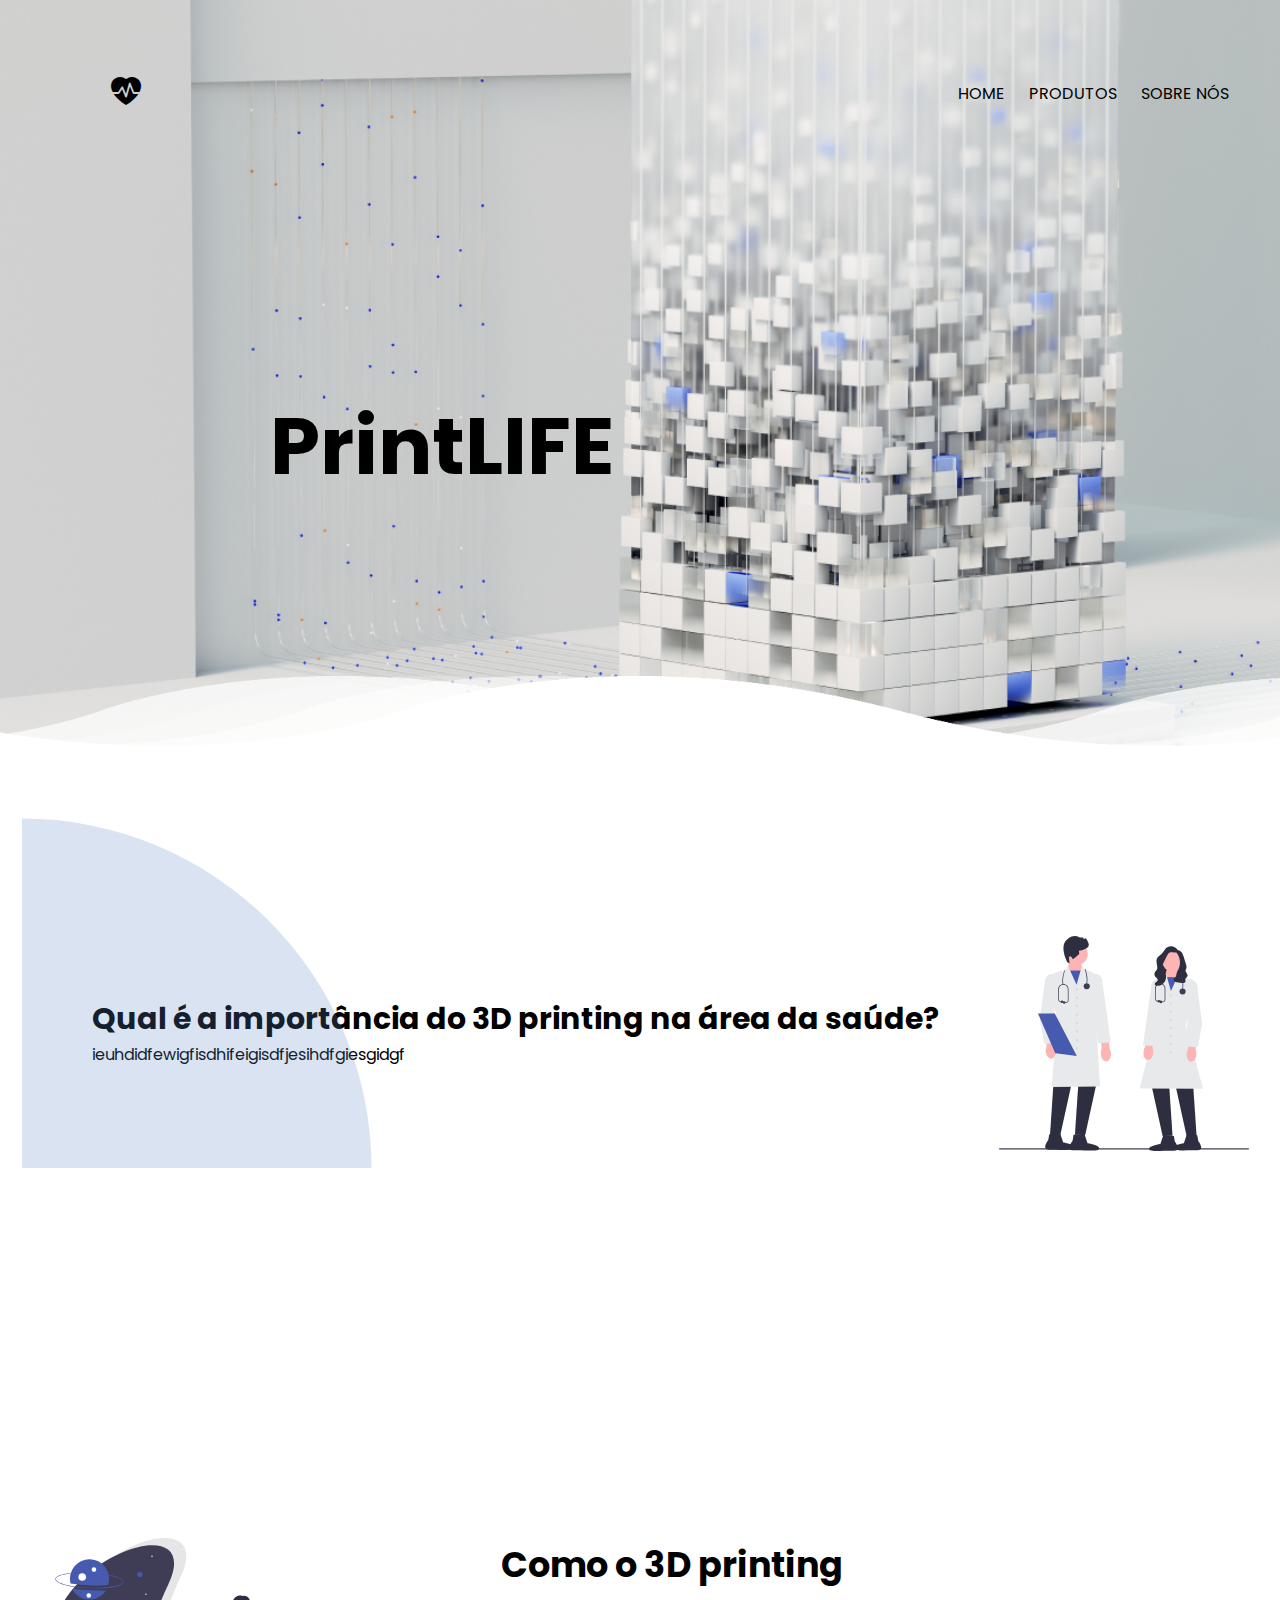
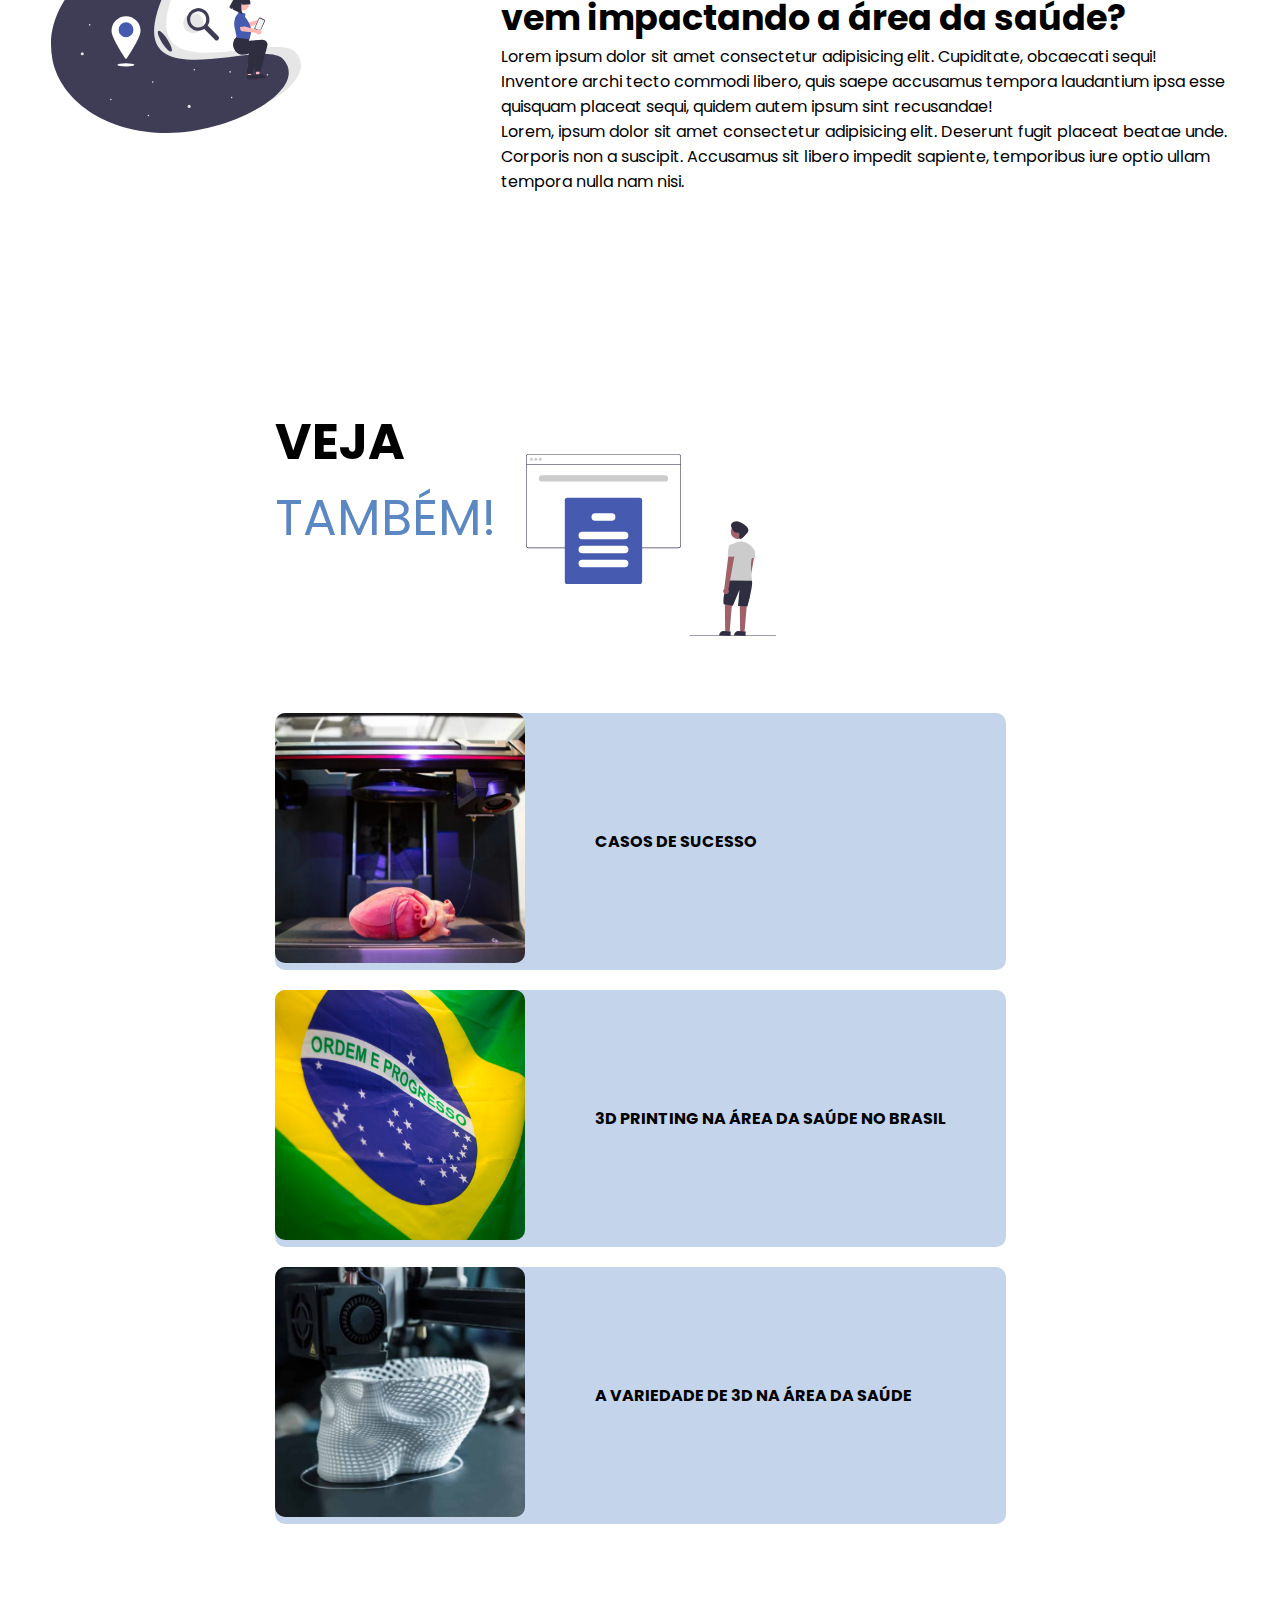
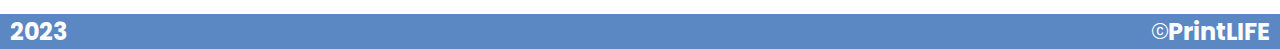
<file: index.html>
<!DOCTYPE html>
<html lang="pt-br">
<head>
    <meta charset="UTF-8">
    <meta name="viewport" content="width=device-width, initial-scale=1.0">
    <title>FutureFest</title>
    <link rel="stylesheet" href="https://cdn.jsdelivr.net/npm/bootstrap-icons@1.11.1/font/bootstrap-icons.css">
    <link rel="stylesheet" href="style.css">
</head>
<body>
    <header>
        <div class="logo">
            <div class="tittle">
                <a href="index.html"><i class="bi bi-heart-pulse-fill"></i></a>
            </div>
            <div class="list-link">
                <ul>
                    <a href="index.html "><li>HOME</li></a>
                    <a href="product.html"><li>PRODUTOS</li></a>
                    <a href="aboutUs.html"><li>SOBRE NÓS</li></a>
                    
                </ul>
            </div>
        </div>
        <div class="nameSite">
            <a><h1>PrintLIFE</h1></a>
        </div>
    </header>
    <main>
        <section class="ondas">
            <div class="onda" id="onda1"></div>
            <div class="onda" id="onda2"></div>
            <div class="onda" id="onda3"></div>
            <div class="onda" id="onda4"></div>
        </section>
            <div id="principal">
                <section>
                    <div class="circle-one"></div>
                    <div class="page-two">
                        <div class="title-page-two">
                            <h3>Qual é a importância do 3D printing na área da saúde?</h3>
                            <p>ieuhdidfewigfisdhifeigisdfjesihdfgiesgidgf</p>
                        </div>
                        <div class="content2">
                            <img src="page-two.svg" alt="Imagem Ilustrativa">
                        </div>
                    </div>
                </section>
                <div class="page-three">
                    <div class="title-page-three">
                        <div class="title3">
                            <h3>Como o 3D printing</h3>
                            <h3>vem impactando a área da saúde?</h3>
                        </div>
                        <p>Lorem ipsum dolor sit amet consectetur adipisicing elit. Cupiditate, obcaecati sequi! Inventore archi
                            tecto commodi libero, quis saepe accusamus tempora laudantium ipsa esse quisquam placeat sequi,
                             quidem autem ipsum sint recusandae!</p><p>Lorem, ipsum dolor sit amet consectetur adipisicing elit. Deserunt fugit placeat beatae unde. 
                                Corporis non a suscipit. Accusamus sit libero impedit sapiente,
                                 temporibus iure optio ullam tempora nulla nam nisi.</p>
                    </div>
                    <div class="content3">
                        <img src="page-three.svg"alt="Imagem Ilustrativa">
                    </div>
                </div>
                <section class="last">
                    <div class="circle"></div>
                    <div class="last-page">
                        <div class="content-principal">
                            <div class="last-content">
                                <div class="last-title">
                                    <h2>VEJA</h2>
                                    <span>TAMBÉM!</span>
                                </div>
                                <div class="last-image">
                                    <img src="last-page.svg"alt="Imagem Ilustrativa">
                                </div>
                            </div>
                            <div class="main">
                                <div class="main-last">
                                    <div class="curiosity-link">
                                        <div class="image-one">
                                            <a href="link-one.html"><img src="heart.webp"></a>
                                        </div>
                                        <div class="link">
                                            <a href="link-one.html"><p>CASOS DE SUCESSO</p></a>
                                        </div>
                                    </div>
                                    <div class="curiosity-link">
                                        <div class="image-two">
                                            <a href="link-two.html"><img src="brazil.jpg"></a>
                                        </div>
                                        <div class="link">
                                            <a href="link-two.html"><p>3D PRINTING NA ÁREA DA SAÚDE NO BRASIL</p></a>
                                        </div>
                                    </div>
                                    <div class="curiosity-link">
                                        <div class="image-three">
                                            <a href="link-three.htm"><img src="skull.jpg"></a>
                                        </div>
                                        <div class="link">
                                            <a href="link-three.html"><p>A VARIEDADE DE 3D NA ÁREA DA SAÚDE</p></a>
                                        </div>
                                        
                                    </div>
                                </div>
                            </div>
                        </div>
                    </div>
                </section>
            </div>
    </main>
    <footer>
        <div id="container-footer">
            <div class="footer">
                <div class="year">
                    <h2>2023</h2>
                </div>
                <div class="site">
                    <p><i class="bi bi-c-circle"></i></p>
                    <h2>PrintLIFE</h2>
                </div>
            </div>
        </div>
    </footer>    
    <script src="script.js"></script>
</body>
</html>
</file>
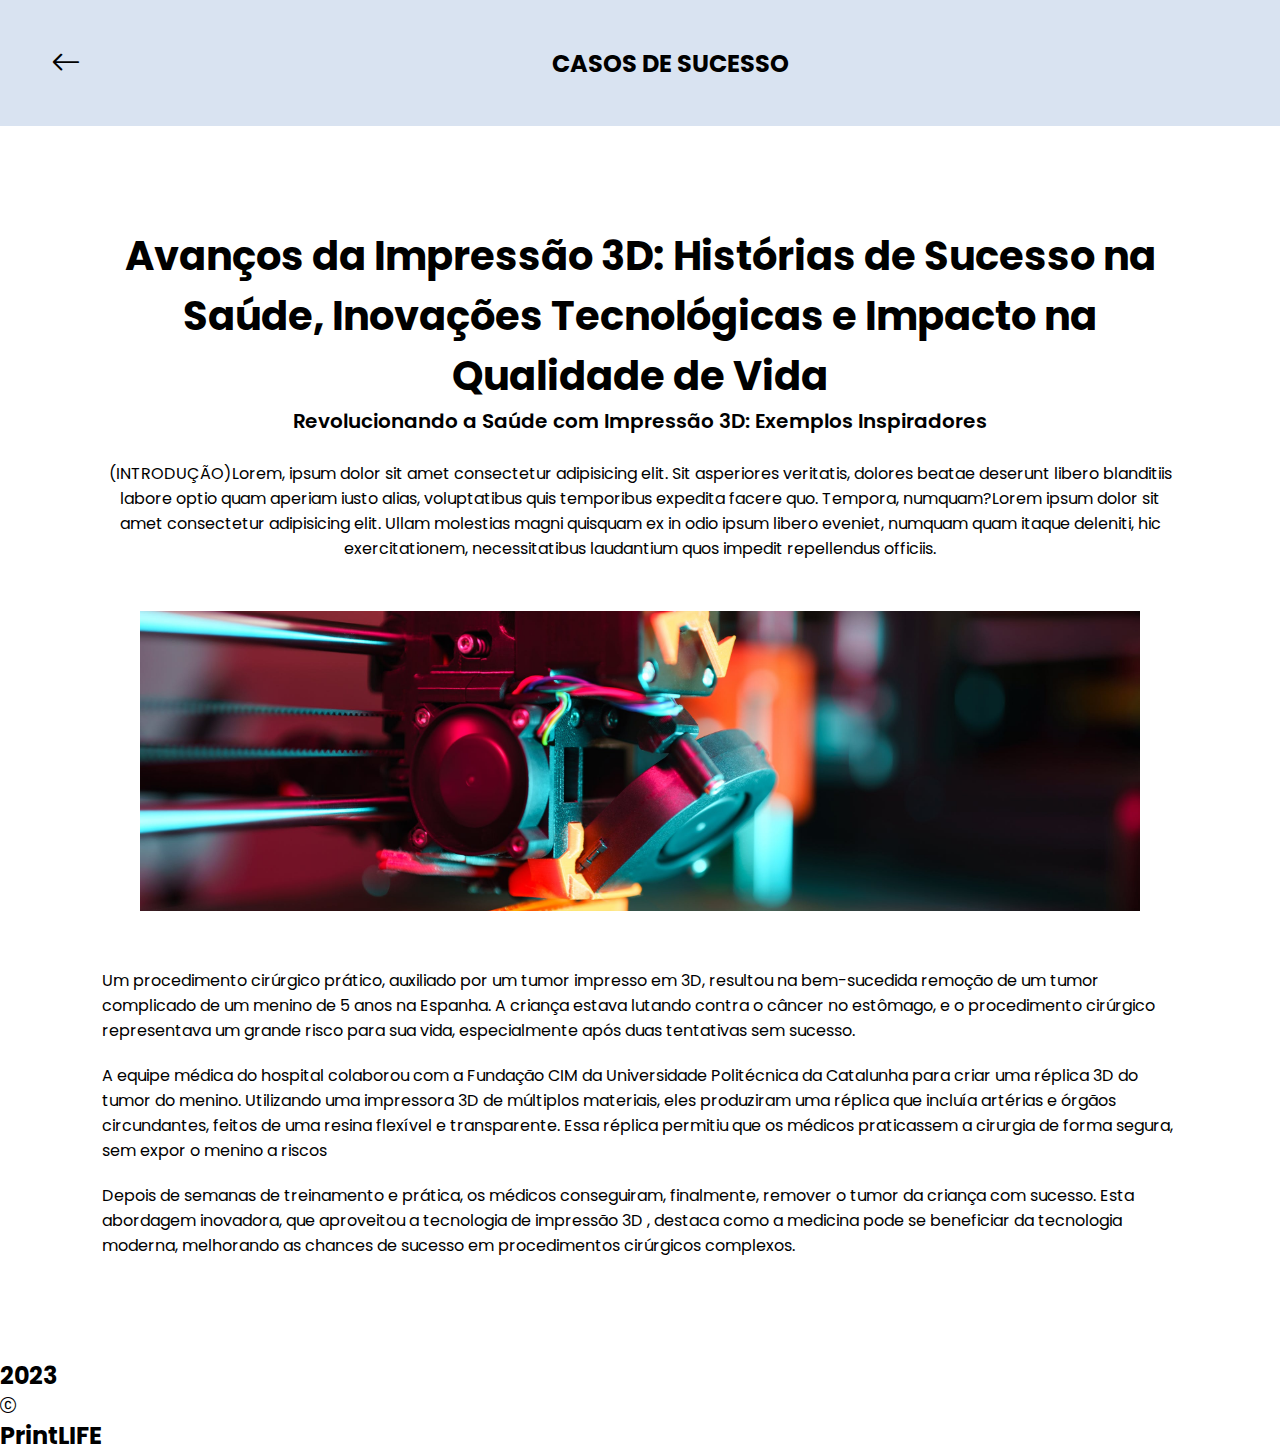
<file: link-one.html>
<!DOCTYPE html>
<html lang="en">
<head>
    <meta charset="UTF-8">
    <meta name="viewport" content="width=device-width, initial-scale=1.0">
    <link rel="stylesheet" href="https://cdn.jsdelivr.net/npm/bootstrap-icons@1.11.1/font/bootstrap-icons.css">
    <link rel="stylesheet" href="link-one.css">
    <title>Document</title>
</head>
<body>
        <header>
            <div class="logo">
                <div class="title">
                    <a href="index.html"><i class="bi bi-arrow-left"></i></a>
                </div>
                <div class="title-header">
                    <h2 tabindex="">CASOS DE SUCESSO</h2>
                </div>
            
            </div>
            
        </header>
        <main>
            <section>
                <div class="circle-one"></div>
                <div class="pages">
                    <div class="page-one">
                        <div class="title1">
                            <h1 tabindex="">Avanços da Impressão 3D: Histórias de Sucesso na Saúde, Inovações Tecnológicas e Impacto na Qualidade de Vida</h1>
                            <h3 tabindex="">Revolucionando a Saúde com Impressão 3D: Exemplos Inspiradores</h3>
                        </div>
                        <div class="content">
                            <p tabindex="">(INTRODUÇÃO)Lorem, ipsum dolor sit amet consectetur adipisicing elit. Sit asperiores veritatis, dolores beatae deserunt libero blanditiis labore optio quam aperiam iusto alias, voluptatibus quis temporibus expedita facere quo. Tempora, numquam?Lorem ipsum dolor sit amet consectetur adipisicing elit. Ullam molestias magni quisquam ex in odio ipsum libero eveniet, numquam quam itaque deleniti, hic exercitationem, necessitatibus laudantium quos impedit repellendus officiis.</p>
                        </div>
                    </div>
                    <div class="page-two">
                        <div class="image">
                            <img tabindex="" src="pictureCases.jpg" alt="Imagem ilustrativa">
                        </div>
                    </div>
                    <div class="page-three">
                        <div class="content3">
                            <div class="p1-3">
                                <p tabindex="">Um procedimento cirúrgico prático, auxiliado por um tumor impresso em 3D, resultou na bem-sucedida remoção de um tumor complicado de um menino 
                                    de 5 anos na Espanha. A criança estava lutando contra o câncer no estômago, 
                                    e o procedimento cirúrgico representava um grande risco para sua vida, especialmente após duas tentativas sem sucesso.
                                </p>
                            </div>
                           <diV class="p2-3">
                            <p tabindex="">A equipe médica do hospital colaborou com a Fundação CIM da Universidade Politécnica da Catalunha para criar uma réplica 3D do tumor do menino.
                                Utilizando uma impressora 3D de múltiplos materiais, eles produziram uma réplica que incluía artérias e órgãos circundantes, feitos de uma resina flexível e transparente. Essa réplica permitiu que os médicos praticassem a cirurgia de forma
                                segura, sem expor o menino a riscos
                           </p>
                           </diV>
                            <div class="p3-3">
                                <p tabindex="">
                                    Depois de semanas de treinamento e prática, os médicos conseguiram, finalmente, remover o tumor da criança com sucesso. Esta abordagem inovadora, que aproveitou a tecnologia de impressão 3D
                                    , destaca como a medicina pode se beneficiar da tecnologia moderna, melhorando as chances de sucesso em procedimentos cirúrgicos complexos.
                                </p>
                            </div>
                            
                        </div>
                    </div>
                </div>
            </section>
        </main>
        <footer>
            <div id="container-footer">
                <div class="footer">
                    <div class="year">
                        <h2 tabindex="">2023</h2>
                    </div>
                    <div class="site">
                        <p><i class="bi bi-c-circle"></i></p>
                        <h2 tabindex="">PrintLIFE</h2>
                    </div>
                </div>
            </div>
        </footer>   
</body>
</html>
</file>
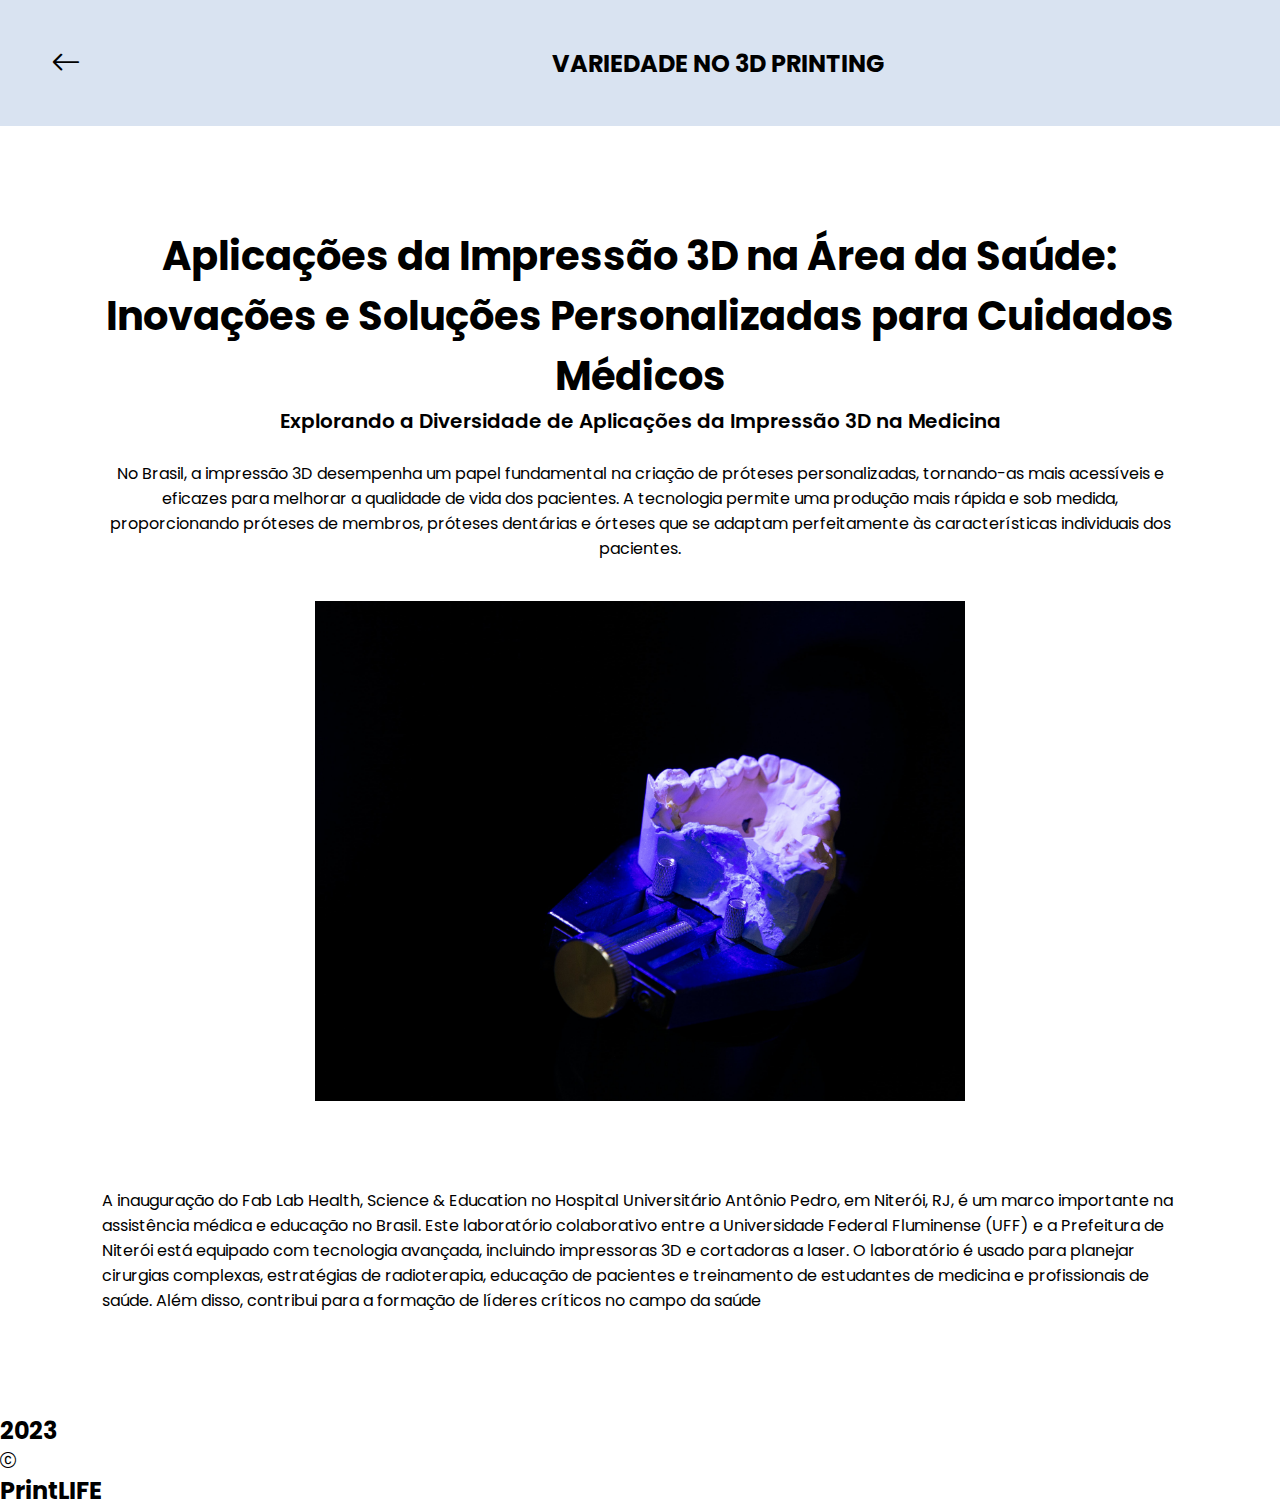
<file: link-three.html>
<!DOCTYPE html>
<html lang="pt-br">
<head>
    <meta charset="UTF-8">
    <meta name="viewport" content="width=device-width, initial-scale=1.0">
    <link rel="stylesheet" href="https://cdn.jsdelivr.net/npm/bootstrap-icons@1.11.1/font/bootstrap-icons.css">
    <link rel="stylesheet" href="link-three.css">
    <title>Document</title>
</head>
<body>
    
</body>
</html>


<header>
    <div class="logo">
        <div class="title">
            <a href="index.html"><i class="bi bi-arrow-left"></i></a>
        </div>
        <div class="title-header">
            <h2>VARIEDADE NO 3D PRINTING</h2>
        </div>
    
    </div>
    
</header>
<main>
    <section>
        <div class="circle-one"></div>
        <div class="pages">
            <div class="page-one">
                <div class="title1">
                    <h1>Aplicações da Impressão 3D na Área da Saúde: Inovações e Soluções Personalizadas para Cuidados Médicos</h1>
                    <h3>Explorando a Diversidade de Aplicações da Impressão 3D na Medicina </h3>
                </div>
                <div class="content">
                    <p>No Brasil, a impressão 3D desempenha um papel fundamental na criação de próteses personalizadas, tornando-as mais acessíveis e eficazes para melhorar a qualidade de vida dos pacientes. A tecnologia permite uma produção mais rápida e sob medida, 
                        proporcionando próteses de membros, próteses dentárias e órteses que se adaptam perfeitamente às características individuais dos pacientes. </p>
                </div>
            </div>
            <div class="page-two">
                <div class="image">
                    <img src="dentist.jpg" alt="Imagem ilustrativa da Fab Lab Health">
                </div>
            </div>
            <div class="page-three"></div>
                <div class="content3">
                    <p>A inauguração do Fab Lab Health, Science & Education no Hospital Universitário Antônio Pedro, em Niterói, RJ, é um marco importante na assistência médica e educação no Brasil. Este laboratório colaborativo entre a Universidade Federal Fluminense (UFF) e a Prefeitura de Niterói está equipado com tecnologia avançada, incluindo impressoras 3D e cortadoras a laser. 

                        O laboratório é usado para planejar cirurgias complexas, estratégias de radioterapia, educação de pacientes e treinamento de estudantes de medicina e profissionais de saúde. Além disso, contribui para a formação de líderes críticos no campo da saúde</p>
                </div>
            </div>
        </div>
    </section>
</main>
<footer>
    <div id="container-footer">
        <div class="footer">
            <div class="year">
                <h2>2023</h2>
            </div>
            <div class="site">
                <p><i class="bi bi-c-circle"></i></p>
                <h2>PrintLIFE</h2>
            </div>
        </div>
    </div>
</footer>
</file>
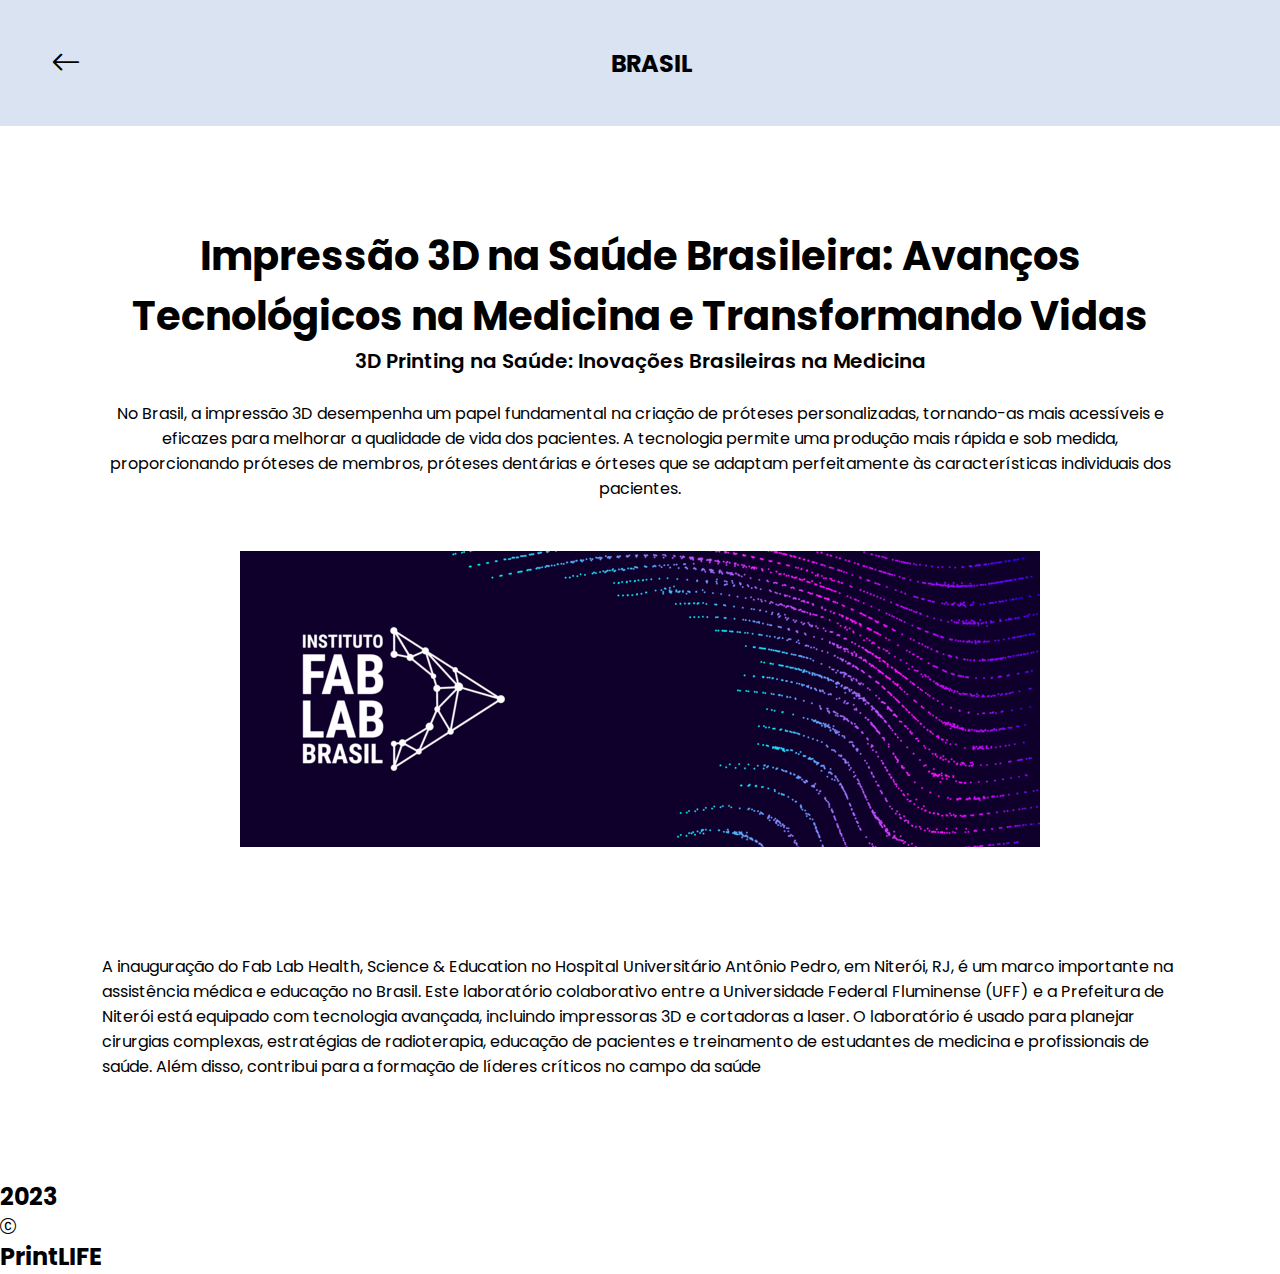
<file: link-two.html>
<!DOCTYPE html>
<html lang="en">
<head>
    <meta charset="UTF-8">
    <meta name="viewport" content="width=device-width, initial-scale=1.0">
    <link rel="stylesheet" href="https://cdn.jsdelivr.net/npm/bootstrap-icons@1.11.1/font/bootstrap-icons.css">
    <link rel="stylesheet" href="link-two.css">
    <title>Document</title>
</head>
<body>
    <header>
        <div class="logo">
            <div class="title">
                <a href="index.html"><i class="bi bi-arrow-left"></i></a>
            </div>
            <div class="title-header">
                <h2>BRASIL</h2>
            </div>
        
        </div>
        
    </header>
    <main>
        <section>
            <div class="circle-one"></div>
            <div class="pages">
                <div class="page-one">
                    <div class="title1">
                        <h1>Impressão 3D na Saúde Brasileira: Avanços Tecnológicos na Medicina e Transformando Vidas</h1>
                        <h3>3D Printing na Saúde: Inovações Brasileiras na Medicina </h3>
                    </div>
                    <div class="content">
                        <p>No Brasil, a impressão 3D desempenha um papel fundamental na criação de próteses personalizadas, tornando-as mais acessíveis e eficazes para melhorar a qualidade de vida dos pacientes. A tecnologia permite uma produção mais rápida e sob medida, 
                            proporcionando próteses de membros, próteses dentárias e órteses que se adaptam perfeitamente às características individuais dos pacientes. </p>
                    </div>
                </div>
                <div class="page-two">
                    <div class="image">
                        <img src="fablab.png" alt="Imagem ilustrativa da Fab Lab Health">
                    </div>
                </div>
                <div class="page-three"></div>
                    <div class="content3">
                        <p>A inauguração do Fab Lab Health, Science & Education no Hospital Universitário Antônio Pedro, em Niterói, RJ, é um marco importante na assistência médica e educação no Brasil. Este laboratório colaborativo entre a Universidade Federal Fluminense (UFF) e a Prefeitura de Niterói está equipado com tecnologia avançada, incluindo impressoras 3D e cortadoras a laser. 

                            O laboratório é usado para planejar cirurgias complexas, estratégias de radioterapia, educação de pacientes e treinamento de estudantes de medicina e profissionais de saúde. Além disso, contribui para a formação de líderes críticos no campo da saúde</p>
                    </div>
                </div>
            </div>
        </section>
    </main>
    <footer>
        <div id="container-footer">
            <div class="footer">
                <div class="year">
                    <h2>2023</h2>
                </div>
                <div class="site">
                    <p><i class="bi bi-c-circle"></i></p>
                    <h2>PrintLIFE</h2>
                </div>
            </div>
        </div>
    </footer>   
</body>
</body>
</html>
</file>
<file: style.css>
@import url('https://fonts.googleapis.com/css2?family=Poppins:wght@300;400;600&display=swap');
*{
    padding:0px;
    margin:0px;
    box-sizing: border-box;
    font-family: 'Poppins', sans-serif;

}
body{
    background-image:url(background.png);
    background-repeat: no-repeat;
    background-position: center;
    background-size: cover;
    background-attachment: fixed;

}
.logo{

    display: flex;
    flex-direction: row;
    justify-content: space-between;
    align-items: center;
}
li{
    display: inline-block;
    margin-left:20px;
}
a{
    text-decoration: none;
    color:#000000;
    transition: .3s;
}
.tittle{
    display: flex;
    flex-direction: row;
    font-size: 30px;
    padding:60px;
}
.logo{
    padding:10px 4%;
}
.list-link a:hover{
    color:#00000056;
}
i{
    color:#000000;
    transition: 0.3s;
}
.logo i:hover{
    color:#00000056;
}
.nameSite{
    margin-left: 270px;
    margin-top: 200px;
    font-size: 40px;
}
.img-pages img{
    width:250px;
}
section.ondas{
    position: relative;
    width: 100%;
    height: 30vh;
}
.onda{
    width:100%;
    height: 100px;
    position: absolute;
    bottom:0;
    background-image: url(onda.png);
    background-size: 1000px;

    animation: ondaAnimada 2s ease-in-out infinite alternate;
}
@keyframes ondaAnimada{
    0%{
        transform: translateY(0px);
    }
    100%{
        transform: translateY(20px);
    }
}
#onda1{
    z-index: 1000;
    opacity:1;
    background-position-x: 400px;
}
#onda2{
    z-index: 999;
    opacity:0.5;
    background-position-x: 300px;
}
#onda3{
    z-index: 998;
    opacity:0.2;
    background-position-x: 200px;
}
#onda4{
    z-index: 997;
    opacity:0.7;
    background-position-x: 100px;
}
#principal{
    background-color: #fff;
    display: flex;
    flex-direction: column;
    justify-content: center;
    align-items: center;
}
#principal img{
    width: 250px;
}
.page-two{
    padding:10px;
    margin-top: 150px;
    display:flex;
    flex-direction: row;
    z-index: 999;

}
.content1{
    z-index: 999;
}
.content2{
    z-index: 999;
}
section{
    position: relative;
    overflow: hidden;
    padding: 0;
    margin:0;

}
.circle-one{
    position: absolute;
    top:0;
    left: 0;
    width: 100%;
    height: 100%;
    background-color: #5b86c33b;
    clip-path: circle(350px at  bottom left);
}
.title-page-two{
    padding: 60px ;
}
.title-page-two h3{
    font-size: 30px;
}
.page-three{
    margin-top: 350px;
    display: flex;
    flex-direction: row-reverse;
    z-index: 998;
    padding: 20px 4%;
}
.title-page-three{
    margin-left: 200px;
}
.title3{
    font-size: 30px;
}
section.last{
    width: 100%;
    height: auto;
}
.last-page img{
    object-fit: cover;
    
}
.last-page{
    margin-top: 100px;
    display: flex;
    flex-direction: column;
    justify-content: center;
    align-items: center;
    padding: 90px 4%;
    z-index: 999;
}
.last-content{
    width: 100%;
    display: flex;
    flex-direction: row;
    z-index: 999;
}
.last-image{
    margin-left: 30px;
    margin-top: 50px;
}
.main-last{

    display:flex;
    flex-direction: column;
    justify-content: start;
    color: #000000;
    z-index: 999;
}
.curiosity-link{
    margin-top: 20px;
    display:flex;
    text-align: center;
    flex-direction: row;
    align-items: center;
    background-color: #5b86c35b;
    border-radius: 10px;
    z-index: 999;
    gap:10px;
    transition: 0.2s ease-in-out;
}
.curiosity-link:hover{
    background-color: #3e5c875b;
}
.link p, .link a{
    padding:60px;
}
.content-principal{
    display: flex;
    flex-direction: column;
    justify-content: center;
    align-items: center;

}
.last-page h2{
    font-size: 50px;
}
.last-page span{
    font-size: 50px;
    color: #5B87C3;

}
.main{
    margin-top: 50px;
    font-weight: bolder;
}
.main img{
    width: 200px;
    height: 250px;
    border-radius:10px;
}

footer{
    background-color: #5B87C3;
    color:#fff;
}
.footer{
    display: flex;
    flex-direction: row;
    align-items: center;
    justify-content: space-between;
    margin:0px 10px;
    font-weight: 400;
}
section{
    position: relative;
    overflow: hidden;
    padding: 0;
    margin:0;

}
.circle{
    position: absolute;
    top:0;
    left: 0;
    width: 100%;
    background-color: #5b86c33b;
    clip-path: circle(500px at bottom right);
}
section.last{
    position: relative;
    overflow: hidden;
    padding: 0;
    margin:0;

}
.circle{
    position: absolute;
    top:0;
    left: 0;
    width: 100%;
    background-color: #5b86c33b;
    clip-path: circle(500px at bottom left);
}
.site{
    display: flex;
    flex-direction: row;
    align-items: center;
}
.site i{
    color:#fff;
}
</file>
<file: link-one.css>
@import url('https://fonts.googleapis.com/css2?family=Poppins:wght@300;400;600&display=swap');
*{
    padding:0px;
    margin:0px;
    box-sizing: border-box;
    font-family: 'Poppins', sans-serif;

}
header{
    background-color: #5b86c33b;
}
.logo{
    display: flex;
    align-items: center;
    padding: 40px 4%;
}
.title i{
    font-size: 30px;
    color:black;
    font-style: bolder;
}
.title-header{
    margin-left: 40%;
    
}
.pages{
    padding: 100px 8%;
    display: flex;
    justify-content: center;
    align-items:center ;
    flex-direction: column;
    gap:50px;
    text-align: center;
}
.page-one{
    display: flex;
    justify-content: center;
    align-items:center ;
    flex-direction: column;
    text-align: center;
    gap:25px;
}
.page-one h1{
    font-size: 40px;
}
.page-one h3{
    font-size:20px;
    font-weight: 600;
}
p{
    font-size: 16px;
}
.page-two img{
    width: 1000px;
    height: 300px;
    object-fit: cover;
}
.content3{
    display: flex;
    flex-direction: column;
    gap:20px;
    text-align: start;
}
</file>
<file: link-three.css>
@import url('https://fonts.googleapis.com/css2?family=Poppins:wght@300;400;600&display=swap');
*{
    padding:0px;
    margin:0px;
    box-sizing: border-box;
    font-family: 'Poppins', sans-serif;

}
header{
    background-color: #5b86c33b;
}
.logo{
    display: flex;
    align-items: center;
    padding: 40px 4%;
}
.title i{
    font-size: 30px;
    color:black;
    font-style: bolder;
}
.title-header{
    margin-left: 40%;
    
}
.pages{
    padding: 100px 8%;
    display: flex;
    justify-content: center;
    align-items:center ;
    flex-direction: column;
    gap:40px;
    text-align: center;
}
.page-one{
    display: flex;
    justify-content: center;
    align-items:center ;
    flex-direction: column;
    text-align: center;
    gap:25px;
}
.page-one h1{
    font-size: 40px;
}
.page-one h3{
    font-size:20px;
    font-weight: 600;
}
p{
    font-size: 16px;
}
.page-two img{
    width: 650px;
    height: 500px;
    object-fit: cover;
}
.content3{
    display: flex;
    flex-direction: column;
    gap:20px;
    text-align: start;
}
</file>
<file: link-two.css>
@import url('https://fonts.googleapis.com/css2?family=Poppins:wght@300;400;600&display=swap');
*{
    padding:0px;
    margin:0px;
    box-sizing: border-box;
    font-family: 'Poppins', sans-serif;

}
header{
    background-color: #5b86c33b;
}
.logo{
    display: flex;
    align-items: center;
    padding: 40px 4%;
}
.title i{
    font-size: 30px;
    color:black;
    font-style: bolder;
}
.title-header{
    margin-left: 45%;
    
}
.pages{
    padding: 100px 8%;
    display: flex;
    justify-content: center;
    align-items:center ;
    flex-direction: column;
    gap: 50px;
    text-align: start;
}
.page-one{
    display: flex;
    justify-content: center;
    align-items:center ;
    flex-direction: column;
    text-align: center;
    gap:25px;
}
.page-one h1{
    font-size: 40px;
}
.page-one h3{
    font-size:20px;
    font-weight: 600;
}
p{
    font-size: 16px;
}
</file>
